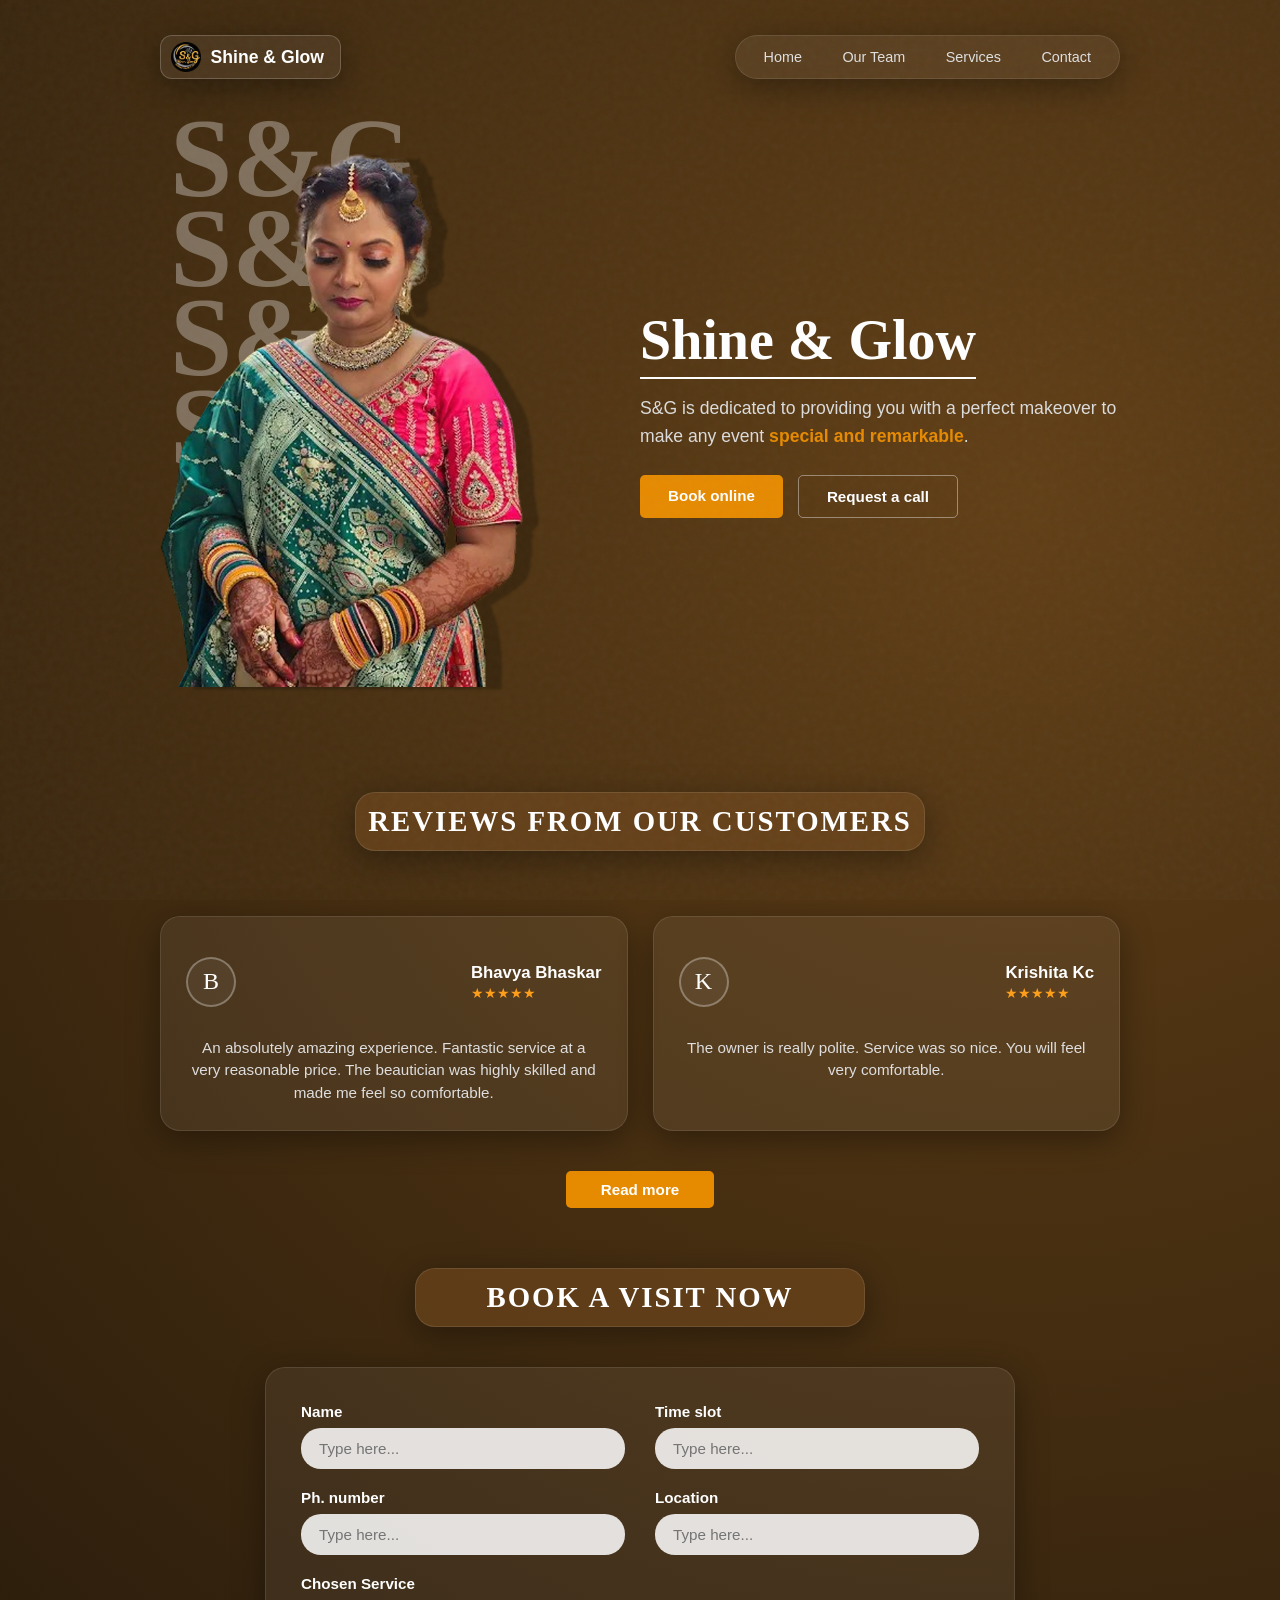
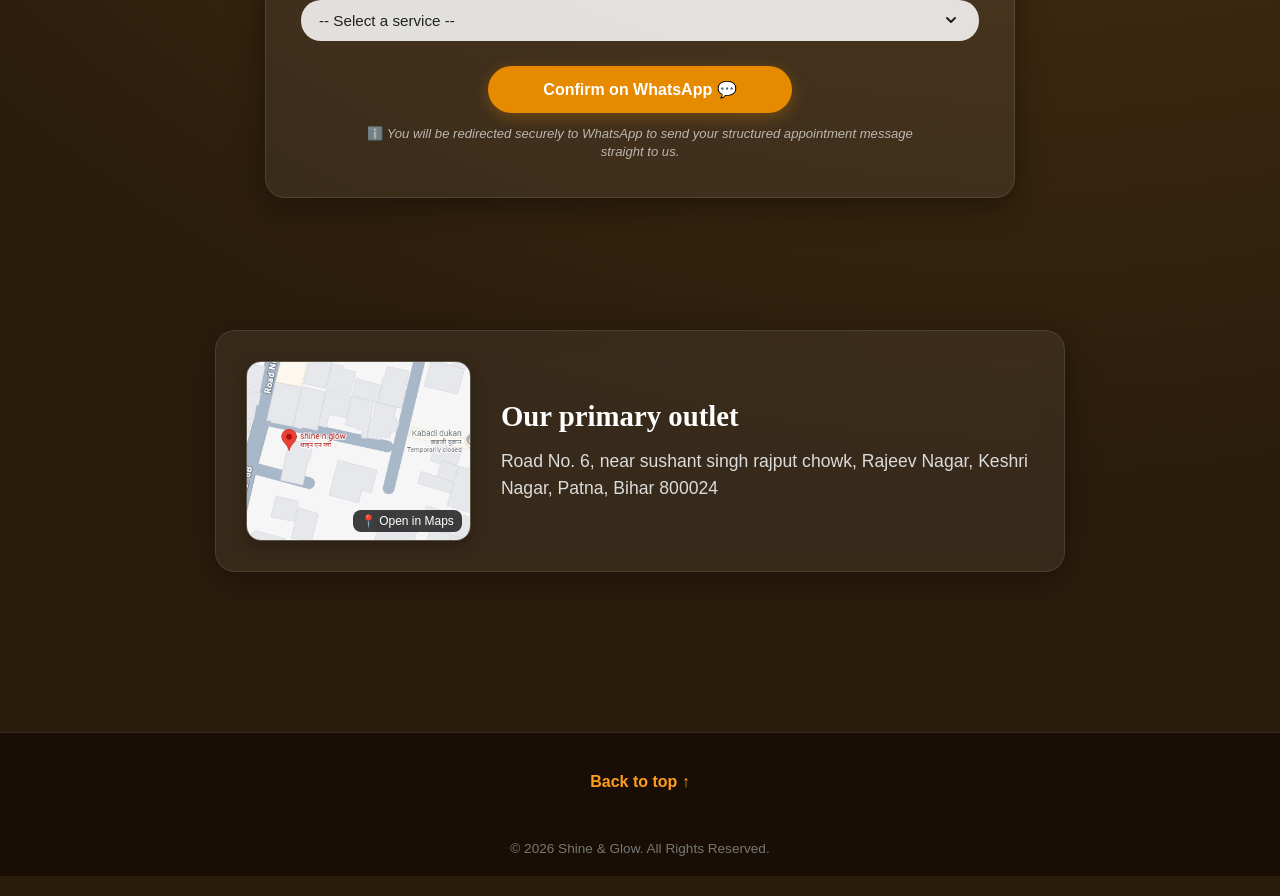
<file: index.html>
<!DOCTYPE html>
<html lang="en">
<head>
    <meta charset="utf-8"/>
    <meta content="width=device-width, initial-scale=1.0" name="viewport"/>
    
    <!-- Primary SEO Metadata -->
    <title>Shine &amp; Glow | Best Bridal Makeup &amp; Beauty Salon in Patna</title>
    <meta name="description" content="Shine &amp; Glow is a top beauty salon in Patna offering expert bridal makeup, skincare, hair care, manicures, and pedicures. Book your visit online today!"/>
    <meta name="keywords" content="beauty salon patna, bridal makeup patna, hair care patna, skin care rajeev nagar, manicure pedicure patna, shine and glow"/>
    <meta name="robots" content="index, follow"/>
    <link rel="canonical" href="https://shineandglowpatna.com/"/>
    <link rel="icon" href="logo.png" type="image/png"/>

    <!-- Open Graph / Facebook / WhatsApp -->
    <meta property="og:type" content="business.business"/>
    <meta property="og:title" content="Shine &amp; Glow | Best Bridal Makeup &amp; Beauty Salon in Patna"/>
    <meta property="og:description" content="Dedicated to giving you the perfect makeover for every special occasion. Professional makeup, skincare, and hair styling in Rajeev Nagar, Patna."/>
    <meta property="og:image" content="https://shineandglowpatna.com/logo.png"/>
    <meta property="og:url" content="https://shineandglowpatna.com/"/>
    <meta property="og:site_name" content="Shine &amp; Glow Patna"/>

    <!-- Twitter Card Data -->
    <meta name="twitter:card" content="summary_large_image"/>
    <meta name="twitter:title" content="Shine &amp; Glow | Best Bridal Makeup &amp; Beauty Salon in Patna"/>
    <meta name="twitter:description" content="Transform your look with expert makeup and beauty services in Patna."/>
    <meta name="twitter:image" content="https://shineandglowpatna.com/logo.png"/>

    <style>
        /* Base Reset & Variables */
        * {
            margin: 0;
            padding: 0;
            box-sizing: border-box;
            font-family: 'Segoe UI', Tahoma, Geneva, Verdana, sans-serif;
        }

        html {
            scroll-behavior: smooth;
        }

        body {
            background-color: #2b1d0c;
            background-image: radial-gradient(circle at 80% 20%, #613f16 0%, #2b1d0c 70%);
            color: #ffffff;
            position: relative;
            min-height: 100vh;
            padding-bottom: 20px;
            overflow-x: hidden;
        }

        /* Pure CSS Noise Overlay */
        body::before {
            content: "";
            position: fixed;
            top: 0; left: 0; width: 100%; height: 100%;
            opacity: 0.04;
            pointer-events: none;
            z-index: 9999;
            background-image: url("data:image/svg+xml,%3Csvg viewBox='0 0 200 200' xmlns='http://www.w3.org/2000/svg'%3E%3Cfilter id='noiseFilter'%3E%3CfeTurbulence type='fractalNoise' baseFrequency='0.65' numOctaves='3' stitchTiles='stitch'/%3E%3C/filter%3E%3Crect width='100%25' height='100%25' filter='url(%23noiseFilter)'/%3E%3C/svg%3E");
        }

        /* Animations */
        @keyframes fadeInUp {
            from {
                opacity: 0;
                transform: translateY(40px);
            }
            to {
                opacity: 1;
                transform: translateY(0);
            }
        }

        @keyframes fadeIn {
            from { opacity: 0; }
            to { opacity: 1; }
        }

        @keyframes float {
            0% { transform: translateY(0px); }
            50% { transform: translateY(-12px); }
            100% { transform: translateY(0px); }
        }

        /* Reusable Glassmorphism Class */
        .glass-panel {
            background: rgba(255, 255, 255, 0.06);
            backdrop-filter: blur(12px);
            -webkit-backdrop-filter: blur(12px);
            border: 1px solid rgba(255, 255, 255, 0.1);
            border-radius: 20px;
            box-shadow: 0 8px 32px 0 rgba(0, 0, 0, 0.37);
        }

        /* Layout Container */
        .container {
            max-width: 1000px;
            margin: 0 auto;
            padding: 20px;
        }

        /* Header / Navbar */
        header {
            display: flex;
            justify-content: space-between;
            align-items: center;
            padding: 15px 0;
            animation: fadeIn 1s ease-out;
        }

        .logo-box {
            display: flex;
            align-items: center;
            gap: 10px;
            padding: 6px 16px 6px 10px;
            font-weight: bold;
            font-size: 1.1rem;
            border: 1px solid rgba(255,255,255,0.2);
            border-radius: 12px;
        }

        .logo-img {
            height: 30px;
            width: auto;
            object-fit: contain;
            display: block;
        }

        nav.glass-panel {
            padding: 5px 10px;
            border-radius: 30px;
        }

        nav a {
            color: #e0e0e0;
            text-decoration: none;
            padding: 8px 18px;
            display: inline-block;
            font-size: 0.9rem;
            transition: 0.3s;
        }

        nav a.active, nav a:hover {
            background: rgba(255, 255, 255, 0.15);
            border-radius: 20px;
            color: #fff;
        }

        /* Hero Section */
        .hero {
            display: flex;
            align-items: center;
            justify-content: space-between;
            margin: 40px 0 60px 0;
            gap: 40px;
        }

        .hero-image-container {
            position: relative;
            width: 45%;
            animation: fadeInUp 1s ease-out;
        }

        .hero-bg-text {
            position: absolute;
            top: -20px;
            left: 10px;
            font-size: 7rem;
            font-weight: 900;
            line-height: 0.8;
            color: rgba(255, 255, 255, 0.322);
            z-index: 1;
            font-family: serif;
        }

        .hero-img {
            width: 100%;
            height: auto;
            border-radius: 20px;
            position: relative;
            z-index: 2;
            display: block;
            animation: float 6s ease-in-out infinite;
        }

        .hero-content {
            width: 50%;
            opacity: 0;
            animation: fadeInUp 0.8s ease-out 0.3s forwards;
        }

        .hero-content h1 {
            font-size: 3.5rem;
            font-family: serif;
            margin-bottom: 15px;
            border-bottom: 2px solid #fff;
            display: inline-block;
            padding-bottom: 5px;
        }

        .hero-content p {
            color: #dcdcdc;
            font-size: 1.1rem;
            line-height: 1.6;
            margin-bottom: 25px;
        }

        .highlight {
            color: #e68a00;
            font-weight: 600;
        }

        .cta-buttons {
            display: flex;
            gap: 15px;
        }

        .btn {
            padding: 12px 28px;
            border-radius: 5px;
            text-decoration: none;
            font-weight: bold;
            font-size: 0.95rem;
            transition: transform 0.2s, background 0.3s;
            cursor: pointer;
        }
        
        .btn:active {
            transform: scale(0.95);
        }

        .btn-primary {
            background: #e68a00;
            color: #fff;
            border: none;
        }

        .btn-primary:hover {
            background: #ff9e1b;
        }

        .btn-secondary {
            background: transparent;
            color: #fff;
            border: 1px solid rgba(255,255,255,0.4);
        }

        .btn-secondary:hover {
            background: rgba(255,255,255,0.1);
        }

        /* Section Dividers / Headers */
        .section-title-bar {
            background: rgba(115, 74, 30, 0.6);
            border: 1px solid rgba(255,255,255,0.1);
            text-align: center;
            padding: 12px;
            font-family: serif;
            font-size: 1.8rem;
            letter-spacing: 2px;
            margin: 40px auto;
            text-transform: uppercase;
            max-width: 90%;
        }

        /* Reviews Grid */
        .reviews-container {
            display: flex;
            flex-direction: column;
            align-items: center;
            gap: 25px;
            opacity: 0;
            animation: fadeInUp 0.8s ease-out 0.6s forwards;
        }

        .reviews-grid {
            display: grid;
            grid-template-columns: 1fr 1fr;
            gap: 25px;
            width: 100%;
        }

        .review-card {
            padding: 25px;
            transition: transform 0.3s;
        }
        
        .review-card:hover {
            transform: translateY(-5px);
        }

        .review-header {
            display: flex;
            align-items: center;
            gap: 15px;
            margin-bottom: 15px;
        }

        .avatar-stub {
            width: 50px;
            height: 50px;
            border-radius: 50%;
            border: 2px solid rgba(255,255,255,0.3);
            display: flex;
            align-items: center;
            justify-content: center;
            font-size: 1.5rem;
            font-family: serif;
            background: rgba(255,255,255,0.05);
        }

        .reviewer-info h3 {
            font-size: 1.05rem;
            margin-bottom: 2px;
        }

        .stars {
            color: #ff9e1b;
            font-size: 0.9rem;
        }

        .review-text {
            color: #dedede;
            font-size: 0.95rem;
            line-height: 1.5;
            text-align: center;
        }

        /* Booking Form Section */
        .booking-section {
            margin-top: 60px;
            opacity: 0;
            animation: fadeInUp 0.8s ease-out 0.9s forwards;
        }

        .form-card {
            max-width: 750px;
            margin: 0 auto;
            padding: 35px;
        }

        .form-grid {
            display: grid;
            grid-template-columns: 1fr 1fr;
            gap: 20px 30px;
            margin-bottom: 25px;
        }

        .form-group {
            display: flex;
            flex-direction: column;
            gap: 8px;
        }

        .form-group label {
            font-weight: 600;
            font-size: 0.95rem;
        }

        .form-group input, .form-group select {
            background: rgba(255, 255, 255, 0.85);
            border: none;
            border-radius: 20px;
            padding: 12px 18px;
            color: #222;
            outline: none;
            font-size: 0.95rem;
            font-weight: 500;
            transition: box-shadow 0.3s;
            width: 100%;
            -webkit-appearance: none;
            appearance: none;
        }

        /* Dropdown Arrow Selector Icon Styling */
        .form-group select {
            background-image: url("data:image/svg+xml,%3Csvg xmlns='http://www.w3.org/2000/svg' width='16' height='16' viewBox='0 0 24 24' fill='none' stroke='%23222222' stroke-width='3' stroke-linecap='round' stroke-linejoin='round'%3E%3Cpolyline points='6 9 12 15 18 9'/%3E%3C/svg%3E");
            background-repeat: no-repeat;
            background-position: calc(100% - 20px) center;
            padding-right: 45px;
            cursor: pointer;
        }
        
        .form-group input:focus, .form-group select:focus {
            box-shadow: 0 0 0 4px rgba(230, 138, 0, 0.6);
            background: #ffffff;
        }

        .form-submit-container {
            display: flex;
            flex-direction: column;
            align-items: center;
            gap: 12px;
        }

        .btn-submit {
            background: #e68a00;
            color: white;
            border: none;
            padding: 14px 55px;
            border-radius: 30px;
            font-weight: bold;
            font-size: 1rem;
            cursor: pointer;
            box-shadow: 0 4px 15px rgba(230, 138, 0, 0.3);
            transition: transform 0.2s, background 0.3s, box-shadow 0.3s;
        }

        .btn-submit:hover {
            background: #ff9e1b;
            transform: translateY(-2px);
            box-shadow: 0 6px 20px rgba(230, 138, 0, 0.5);
        }
        
        .btn-submit:active {
            transform: scale(0.95);
        }

        /* Translucent Alert Notice */
        .whatsapp-notice {
            font-size: 0.82rem;
            color: rgba(255, 255, 255, 0.65);
            text-align: center;
            line-height: 1.4;
            max-width: 85%;
        }

        /* Outlet / Location Section */
        .outlet-card {
            display: flex;
            align-items: center;
            gap: 30px;
            padding: 30px;
            margin: 60px auto;
            max-width: 850px;
            opacity: 0;
            animation: fadeInUp 0.8s ease-out 1.2s forwards;
        }

        /* Clickable Map Image Container */
        .outlet-map-link {
            width: 40%;
            height: 180px;
            border-radius: 15px;
            overflow: hidden;
            display: block;
            position: relative;
            border: 1px solid rgba(255, 255, 255, 0.2);
            box-shadow: 0 4px 15px rgba(0,0,0,0.3);
            transition: transform 0.3s ease, border-color 0.3s ease;
        }

        .outlet-map-link:hover {
            transform: scale(1.02);
            border-color: #ff9e1b;
        }

        .outlet-map-img {
            width: 100%;
            height: 100%;
            object-fit: cover;
            display: block;
        }

        .map-overlay-badge {
            position: absolute;
            bottom: 8px;
            right: 8px;
            background: rgba(0, 0, 0, 0.75);
            color: #fff;
            font-size: 0.75rem;
            padding: 4px 8px;
            border-radius: 8px;
            backdrop-filter: blur(4px);
            display: flex;
            align-items: center;
            gap: 4px;
        }

        .outlet-info h2 {
            font-size: 1.8rem;
            margin-bottom: 15px;
            font-family: serif;
        }

        .outlet-info p {
            color: #dcdcdc;
            font-size: 1.1rem;
            line-height: 1.5;
        }

        /* Footer Styles */
        footer {
            margin-top: 80px;
            border-top: 1px solid rgba(255, 255, 255, 0.1);
            background: rgba(20, 12, 5, 0.8);
            backdrop-filter: blur(10px);
            padding: 40px 20px 20px 20px;
            text-align: center;
            animation: fadeIn 1s ease-out 1.5s both;
        }

        .back-to-top {
            color: #ff9e1b;
            text-decoration: none;
            display: inline-flex;
            align-items: center;
            gap: 5px;
            font-weight: 600;
            margin-bottom: 30px;
            transition: 0.3s;
        }

        .back-to-top:hover {
            color: #fff;
            transform: translateY(-3px);
        }

        .copyright {
            font-size: 0.85rem;
            color: #777;
            padding-top: 20px;
        }

        /* Responsive adjustments */
        @media (max-width: 768px) {
            .hero, .reviews-grid, .form-grid, .outlet-card {
                grid-template-columns: 1fr;
                flex-direction: column;
            }
            .hero-content, .hero-image-container, .outlet-map-link {
                width: 100%;
            }
            .hero-content h1 {
                font-size: 2.5rem;
            }
            .form-grid .form-group:last-child {
                grid-column: span 1 !important;
            }
        }
    </style>
</head>
<body>
    <main class="container" id="top">
        <!-- Header / Navigation -->
        <header>
            <div class="logo-box glass-panel">
                <img alt="Shine and Glow Salon Logo" class="logo-img" src="logo.png" width="30" height="30"/>
                <span>Shine &amp; Glow</span>
            </div>
            <nav class="glass-panel" aria-label="Main Navigation">
                <a href="#">Home</a>
                <a href="team.html">Our Team</a>
                <a href="services.html">Services</a>
                <a href="contact.html">Contact</a>
            </nav>
        </header>

        <!-- Hero Section -->
        <section class="hero">
            <div class="hero-image-container">
                <div class="hero-bg-text" aria-hidden="true">S&amp;G<br/>S&amp;G<br/>S&amp;G<br/>S&amp;G</div>
                <img alt="Shine and Glow Bridal Makeover and Beauty Salon Services in Patna" class="hero-img" src="unnamed-removebg-preview 3.png" loading="eager"/>
            </div>
            <div class="hero-content">
                <h1>Shine &amp; Glow</h1>
                <p>S&amp;G is dedicated to providing you with a perfect makeover to make any event <span class="highlight">special and remarkable</span>.</p>
                <div class="cta-buttons">
                    <a class="btn btn-primary" href="#booking" style="display:inline-block;">Book online</a>
                    <a href="/contact">
                        <button class="btn btn-secondary" type="button">Request a call</button>
                    </a>
                </div>
            </div>
        </section>

        <!-- Reviews Section -->
        <section class="reviews-container">
            <h2 class="section-title-bar glass-panel">Reviews From Our Customers</h2>
            <div class="reviews-grid">
                <!-- Review 1 -->
                <article class="review-card glass-panel">
                    <header class="review-header">
                        <div class="avatar-stub" aria-hidden="true">B</div>
                        <div class="reviewer-info">
                            <h3>Bhavya Bhaskar</h3>
                            <div class="stars" aria-label="5 out of 5 stars">★★★★★</div>
                        </div>
                    </header>
                    <p class="review-text">An absolutely amazing experience. Fantastic service at a very reasonable price. The beautician was highly skilled and made me feel so comfortable.</p>
                </article>
                <!-- Review 2 -->
                <article class="review-card glass-panel">
                    <header class="review-header">
                        <div class="avatar-stub" aria-hidden="true">K</div>
                        <div class="reviewer-info">
                            <h3>Krishita Kc</h3>
                            <div class="stars" aria-label="5 out of 5 stars">★★★★★</div>
                        </div>
                    </header>
                    <p class="review-text">The owner is really polite. Service was so nice. You will feel very comfortable.</p>
                </article>
            </div>
            <a href="https://www.google.com/search?q=shine+n+glow+Reviews" target="_blank" rel="noopener noreferrer">
                <button class="btn btn-primary" type="button" style="margin-top: 15px; padding: 10px 35px;">Read more</button>
            </a>
        </section>

        <!-- Booking Form Section -->
        <section class="booking-section" id="booking">
            <h2 class="section-title-bar glass-panel" style="max-width: 450px;">Book a visit now</h2>
            <div class="form-card glass-panel">
                <form onsubmit="sendBookingToWhatsApp(event);">
                    <div class="form-grid">
                        <div class="form-group">
                            <label for="name">Name</label>
                            <input id="name" placeholder="Type here..." required="" type="text"/>
                        </div>
                        <div class="form-group">
                            <label for="time">Time slot</label>
                            <input id="time" placeholder="Type here..." required="" type="text"/>
                        </div>
                        <div class="form-group">
                            <label for="phone">Ph. number</label>
                            <input id="phone" placeholder="Type here..." required="" type="tel"/>
                        </div>
                        <div class="form-group">
                            <label for="location">Location</label>
                            <input id="location" placeholder="Type here..." type="text"/>
                        </div>
                        <div class="form-group" style="grid-column: span 2;">
                            <label for="service">Chosen Service</label>
                            <select id="service" required="">
                                <option value="">-- Select a service --</option>
                                <option value="skincare">Skin care</option>
                                <option value="haircare">Hair care</option>
                                <option value="mani-pedi">Manicure and pedicure</option>
                                <option value="makeup">Makeup</option>
                            </select>
                        </div>
                    </div>
                    <div class="form-submit-container">
                        <button class="btn-submit" type="submit">Confirm on WhatsApp 💬</button>
                        <div class="whatsapp-notice">
                            ℹ️ <em>You will be redirected securely to WhatsApp to send your structured appointment message straight to us.</em>
                        </div>
                    </div>
                </form>
            </div>
        </section>

        <br/><br/><br/><br/>

        <!-- Primary Outlet Section -->
        <section>
            <div class="outlet-card glass-panel">
                <!-- Interactive Map Link Preview -->
                <a href="https://www.google.com/maps/place/shine+n+glow/@25.6233604,85.0951751,17z/data=!3m1!4b1!4m6!3m5!1s0x39ed57d2583af3d9:0xa10482cfa4dbde86!8m2!3d25.6233604!4d85.0951751!16s%2Fg%2F11nytwhyqq" target="_blank" rel="noopener noreferrer" class="outlet-map-link" title="Open Shine & Glow on Google Maps">
                    <img src="Screenshot 2026-07-29 222229.png" alt="Shine &amp; Glow Beauty Salon Google Maps Location Rajeev Nagar Patna" class="outlet-map-img"/>
                    <div class="map-overlay-badge">
                        <span>📍 Open in Maps</span>
                    </div>
                </a>
                <div class="outlet-info">
                    <h2>Our primary outlet</h2>
                    <p> Road No. 6, near sushant singh rajput chowk, Rajeev Nagar, Keshri Nagar, Patna, Bihar 800024</p>
                </div>
            </div>
        </section>
    </main>

    <!-- Footer Component -->
    <footer>
        <a class="back-to-top" href="#top">Back to top ↑</a>
        <div class="copyright">
            © 2026 Shine &amp; Glow. All Rights Reserved.
        </div>
    </footer>

    <!-- Structured Data (JSON-LD) with Exact Geo & Map Link -->
    <script type="application/ld+json">
    {
      "@context": "https://schema.org",
      "@type": "BeautySalon",
      "name": "Shine & Glow",
      "image": "https://shineandglowpatna.com/logo.png",
      "telephone": "+919386870037",
      "url": "https://shineandglowpatna.com",
      "hasMap": "https://www.google.com/maps/place/shine+n+glow/@25.6233604,85.0951751,17z/data=!3m1!4b1!4m6!3m5!1s0x39ed57d2583af3d9:0xa10482cfa4dbde86!8m2!3d25.6233604!4d85.0951751!16s%2Fg%2F11nytwhyqq",
      "address": {
        "@type": "PostalAddress",
        "streetAddress": "Road no. 6, Rajeev Nagar",
        "addressLocality": "Patna",
        "addressRegion": "Bihar",
        "postalCode": "800024",
        "addressCountry": "IN"
      },
      "geo": {
        "@type": "GeoCoordinates",
        "latitude": "25.6233604",
        "longitude": "85.0951751"
      },
      "openingHoursSpecification": {
        "@type": "OpeningHoursSpecification",
        "dayOfWeek": [
          "Monday",
          "Tuesday",
          "Wednesday",
          "Thursday",
          "Friday",
          "Saturday",
          "Sunday"
        ],
        "opens": "10:00",
        "closes": "20:00"
      },
      "priceRange": "₹₹",
      "aggregateRating": {
        "@type": "AggregateRating",
        "ratingValue": "5.0",
        "reviewCount": "2"
      },
      "review": [
        {
          "@type": "Review",
          "author": { "@type": "Person", "name": "Bhavya Bhaskar" },
          "reviewRating": { "@type": "Rating", "ratingValue": "5" },
          "reviewBody": "An absolutely amazing experience. Fantastic service at a very reasonable price."
        },
        {
          "@type": "Review",
          "author": { "@type": "Person", "name": "Krishita Kc" },
          "reviewRating": { "@type": "Rating", "ratingValue": "5" },
          "reviewBody": "The owner is really polite. Service was so nice. You will feel very comfortable."
        }
      ]
    }
    </script>

    <!-- Booking Mechanics Script -->
    <script>
        window.addEventListener('DOMContentLoaded', () => {
            const urlParams = new URLSearchParams(window.location.search);
            const serviceParam = urlParams.get('service');
            if (serviceParam) {
                const dropdown = document.getElementById('service');
                if (dropdown) {
                    dropdown.value = serviceParam;
                }
            }
        });

        function sendBookingToWhatsApp(event) {
            event.preventDefault();

            const name = document.getElementById('name').value.trim();
            const time = document.getElementById('time').value.trim();
            const phone = document.getElementById('phone').value.trim();
            const location = document.getElementById('location').value.trim() || 'Not provided';
            const serviceSelect = document.getElementById('service');
            const serviceName = serviceSelect.options[serviceSelect.selectedIndex].text;

            const salonWhatsAppNumber = "919386870037"; 

            const textMessage = 
`✨ *NEW SALON BOOKING REQUEST* ✨

👤 *Customer Name:* ${name}
🕒 *Preferred Time:* ${time}
📞 *Contact Number:* ${phone}
📍 *Client Location:* ${location}
💇‍♀️ *Selected Service:* ${serviceName}

_Sent instantly via Shine & Glow digital web app._`;

            const whatsappAPIUrl = `https://wa.me/${salonWhatsAppNumber}?text=${encodeURIComponent(textMessage)}`;
            window.open(whatsappAPIUrl, '_blank');
        }
    </script>
</body>
</html>
</file>
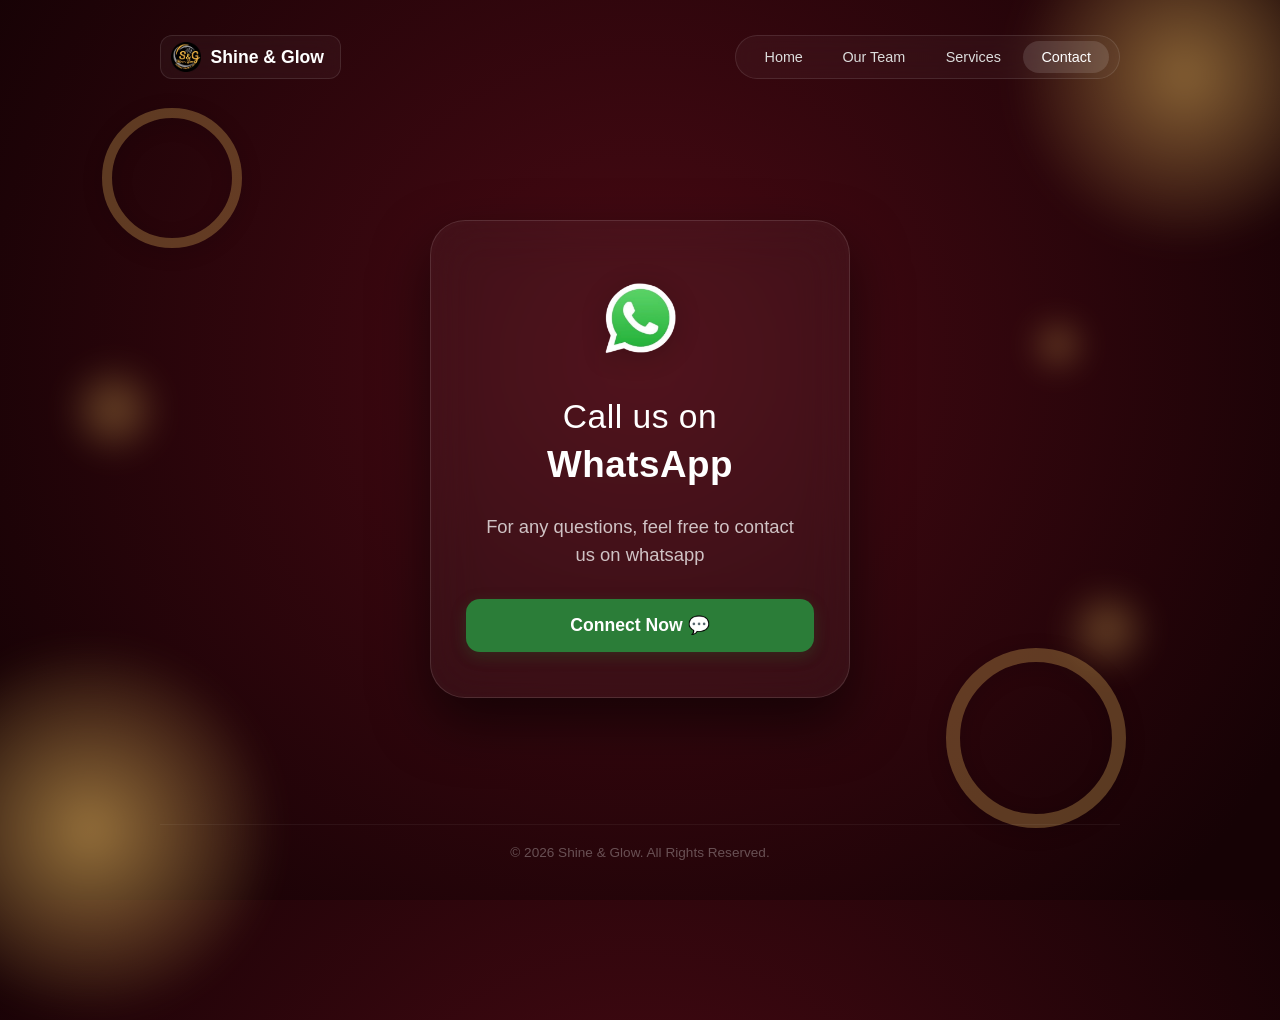
<file: contact.html>
<!DOCTYPE html>
<html lang="en">
    <link rel="icon" href="logo.png">
<head>
    <meta charset="UTF-8">
    <meta name="viewport" content="width=device-width, initial-scale=1.0">
    <title>Shine & Glow - Contact</title>
    <style>
        /* Base Reset & Layout */
        * {
            margin: 0;
            padding: 0;
            box-sizing: border-box;
            font-family: 'Segoe UI', Tahoma, Geneva, Verdana, sans-serif;
        }

        body {
            /* Rich, deep burgundy/red-black gradient matched to image_781f5f.png */
            background-color: #160205;
            background-image: radial-gradient(circle at 50% 40%, #4a0a14 0%, #160205 90%);
            color: #ffffff;
            min-height: 100vh;
            display: flex;
            flex-direction: column;
            position: relative;
            overflow-x: hidden;
        }

        /* Replicating the background bokeh/art circles dynamically */
        .bg-glow-circle {
            position: absolute;
            background: radial-gradient(circle, #cca052 0%, rgba(204,160,82,0) 70%);
            border-radius: 50%;
            pointer-events: none;
            z-index: 1;
            opacity: 0.45;
            filter: blur(15px);
        }
        .bg-ring {
            position: absolute;
            border: 12px solid #cca052;
            border-radius: 50%;
            pointer-events: none;
            z-index: 1;
            opacity: 0.35;
            filter: drop-shadow(0 4px 10px rgba(0,0,0,0.5));
        }

        /* Positioning elements exactly to recreate image_781f5f.png layout */
        .circle-top-right { top: -100px; right: -80px; width: 350px; height: 350px; opacity: 0.6; }
        .circle-mid-right { top: 35%; right: 15%; width: 60px; height: 60px; }
        .circle-low-right { bottom: 25%; right: 10%; width: 90px; height: 90px; }
        .circle-bottom-left { bottom: -120px; left: -100px; width: 380px; height: 380px; opacity: 0.7; }
        .circle-mid-left { top: 40%; left: 5%; width: 100px; height: 100px; }
        
        .ring-top-left { top: 12%; left: 8%; width: 140px; height: 140px; border-width: 10px; }
        .ring-bottom-right { bottom: 8%; right: 12%; width: 180px; height: 180px; border-width: 14px; }

        /* Container Structure */
        .container {
            max-width: 1000px;
            width: 100%;
            margin: 0 auto;
            padding: 20px;
            position: relative;
            z-index: 10;
            display: flex;
            flex-direction: column;
            flex: 1;
        }

        /* Header / Navbar */
        header {
            display: flex;
            justify-content: space-between;
            align-items: center;
            padding: 15px 0;
            width: 100%;
        }

        .logo-box {
            display: flex;
            align-items: center;
            gap: 10px;
            padding: 6px 16px 6px 10px;
            font-weight: bold;
            font-size: 1.1rem;
            background: rgba(255, 255, 255, 0.04);
            backdrop-filter: blur(12px);
            -webkit-backdrop-filter: blur(12px);
            border: 1px solid rgba(255, 255, 255, 0.1);
            border-radius: 12px;
        }

        .logo-img {
            height: 30px;
            width: auto;
            display: block;
        }

        nav {
            background: rgba(255, 255, 255, 0.04);
            backdrop-filter: blur(12px);
            -webkit-backdrop-filter: blur(12px);
            border: 1px solid rgba(255, 255, 255, 0.1);
            padding: 5px 10px;
            border-radius: 30px;
        }

        nav a {
            color: #dcdcdc;
            text-decoration: none;
            padding: 8px 18px;
            display: inline-block;
            font-size: 0.9rem;
            transition: 0.3s;
        }

        nav a.active, nav a:hover {
            background: rgba(255, 255, 255, 0.12);
            border-radius: 20px;
            color: #fff;
        }

        /* Main Center Card Display Content Section */
        .content-wrapper {
            display: flex;
            align-items: center;
            justify-content: center;
            flex: 1;
            padding: 40px 0;
        }

        /* High-Fidelity Glassmorphism Panel Wrapper */
        .whatsapp-card {
            background: rgba(255, 255, 255, 0.04);
            backdrop-filter: blur(25px);
            -webkit-backdrop-filter: blur(25px);
            border: 1px solid rgba(255, 255, 255, 0.12);
            border-radius: 35px;
            width: 100%;
            max-width: 420px;
            padding: 45px 35px;
            box-shadow: 0 25px 55px rgba(0, 0, 0, 0.55), inset 0 0 20px rgba(255, 255, 255, 0.02);
            text-align: center;
            display: flex;
            flex-direction: column;
            align-items: center;
            gap: 25px;
        }

        /* WhatsApp Logo Image styling */
        .whatsapp-logo-img {
            width: 105px;
            height: 105px;
            object-fit: contain;
            filter: drop-shadow(0 4px 12px rgba(0,0,0,0.2));
        }

        /* Card Typography Layout Sets */
        .card-heading {
            font-size: 2.1rem;
            font-weight: 400;
            color: #ffffff;
            line-height: 1.25;
            letter-spacing: 0.5px;
        }

        .card-heading strong {
            font-weight: 700;
            display: block;
            font-size: 2.3rem;
            margin-top: 4px;
        }

        .card-description {
            font-size: 1.15rem;
            color: rgba(255, 255, 255, 0.75);
            line-height: 1.5;
            font-weight: 400;
            max-width: 90%;
            margin-bottom: 5px;
        }

        /* Integrated Custom Action Direct Hyperlink Route Entry point */
        .whatsapp-cta-link {
            width: 100%;
            text-decoration: none;
            display: block;
        }

        .whatsapp-btn {
            background-color: #2b7d38;
            color: #ffffff;
            border: none;
            width: 100%;
            padding: 16px 20px;
            font-size: 1.1rem;
            font-weight: 600;
            border-radius: 14px;
            cursor: pointer;
            box-shadow: 0 4px 15px rgba(43, 125, 56, 0.25);
            transition: all 0.3s ease;
            display: flex;
            align-items: center;
            justify-content: center;
            gap: 10px;
        }

        .whatsapp-btn:hover {
            background-color: #349643;
            transform: translateY(-2px);
            box-shadow: 0 6px 20px rgba(52, 150, 67, 0.4);
        }

        .whatsapp-btn:active {
            transform: scale(0.97);
        }

        /* Footer Copyright Block */
        footer {
            text-align: center;
            padding: 20px 0;
            font-size: 0.85rem;
            color: rgba(255, 255, 255, 0.3);
            border-top: 1px solid rgba(255, 255, 255, 0.05);
        }

        /* Precise Responsiveness adjustments */
        @media (max-width: 480px) {
            .whatsapp-card {
                padding: 35px 25px;
                margin: 0 10px;
            }
            .card-heading { font-size: 1.8rem; }
            .card-heading strong { font-size: 2.0rem; }
            .card-description { font-size: 1.05rem; }
        }
    </style>
</head>
<body>

    <div class="bg-glow-circle circle-top-right"></div>
    <div class="bg-glow-circle circle-mid-right"></div>
    <div class="bg-glow-circle circle-low-right"></div>
    <div class="bg-glow-circle circle-bottom-left"></div>
    <div class="bg-glow-circle circle-mid-left"></div>
    <div class="bg-ring ring-top-left"></div>
    <div class="bg-ring ring-bottom-right"></div>

    <div class="container">
        <header>
            <div class="logo-box">
                <img class="logo-img" src="logo.png" alt="S&G Logo">
                <span>Shine & Glow</span>
            </div>
            <nav>
                <a href="index.html">Home</a>
                <a href="team.html">Our Team</a>
                <a href="services.html">Services</a>
                <a href="#" class="active">Contact</a>
            </nav>
        </header>

        <main class="content-wrapper">
            <div class="whatsapp-card">
                
                <img class="whatsapp-logo-img" src="whatsapp.png" alt="WhatsApp Logo">

                <h2 class="card-heading">
                    Call us on
                    <strong>WhatsApp</strong>
                </h2>

                <p class="card-description">
                    For any questions, feel free to contact us on whatsapp
                </p>

                <a class="whatsapp-cta-link" href="https://wa.me/919386870037" target="_blank">
                    <button class="whatsapp-btn">
                        Connect Now 💬
                    </button>
                </a>

            </div>
        </main>

        <footer>
            <div class="copyright">
                &copy; 2026 Shine & Glow. All Rights Reserved.
            </div>
        </footer>
    </div>

</body>
</html>
</file>
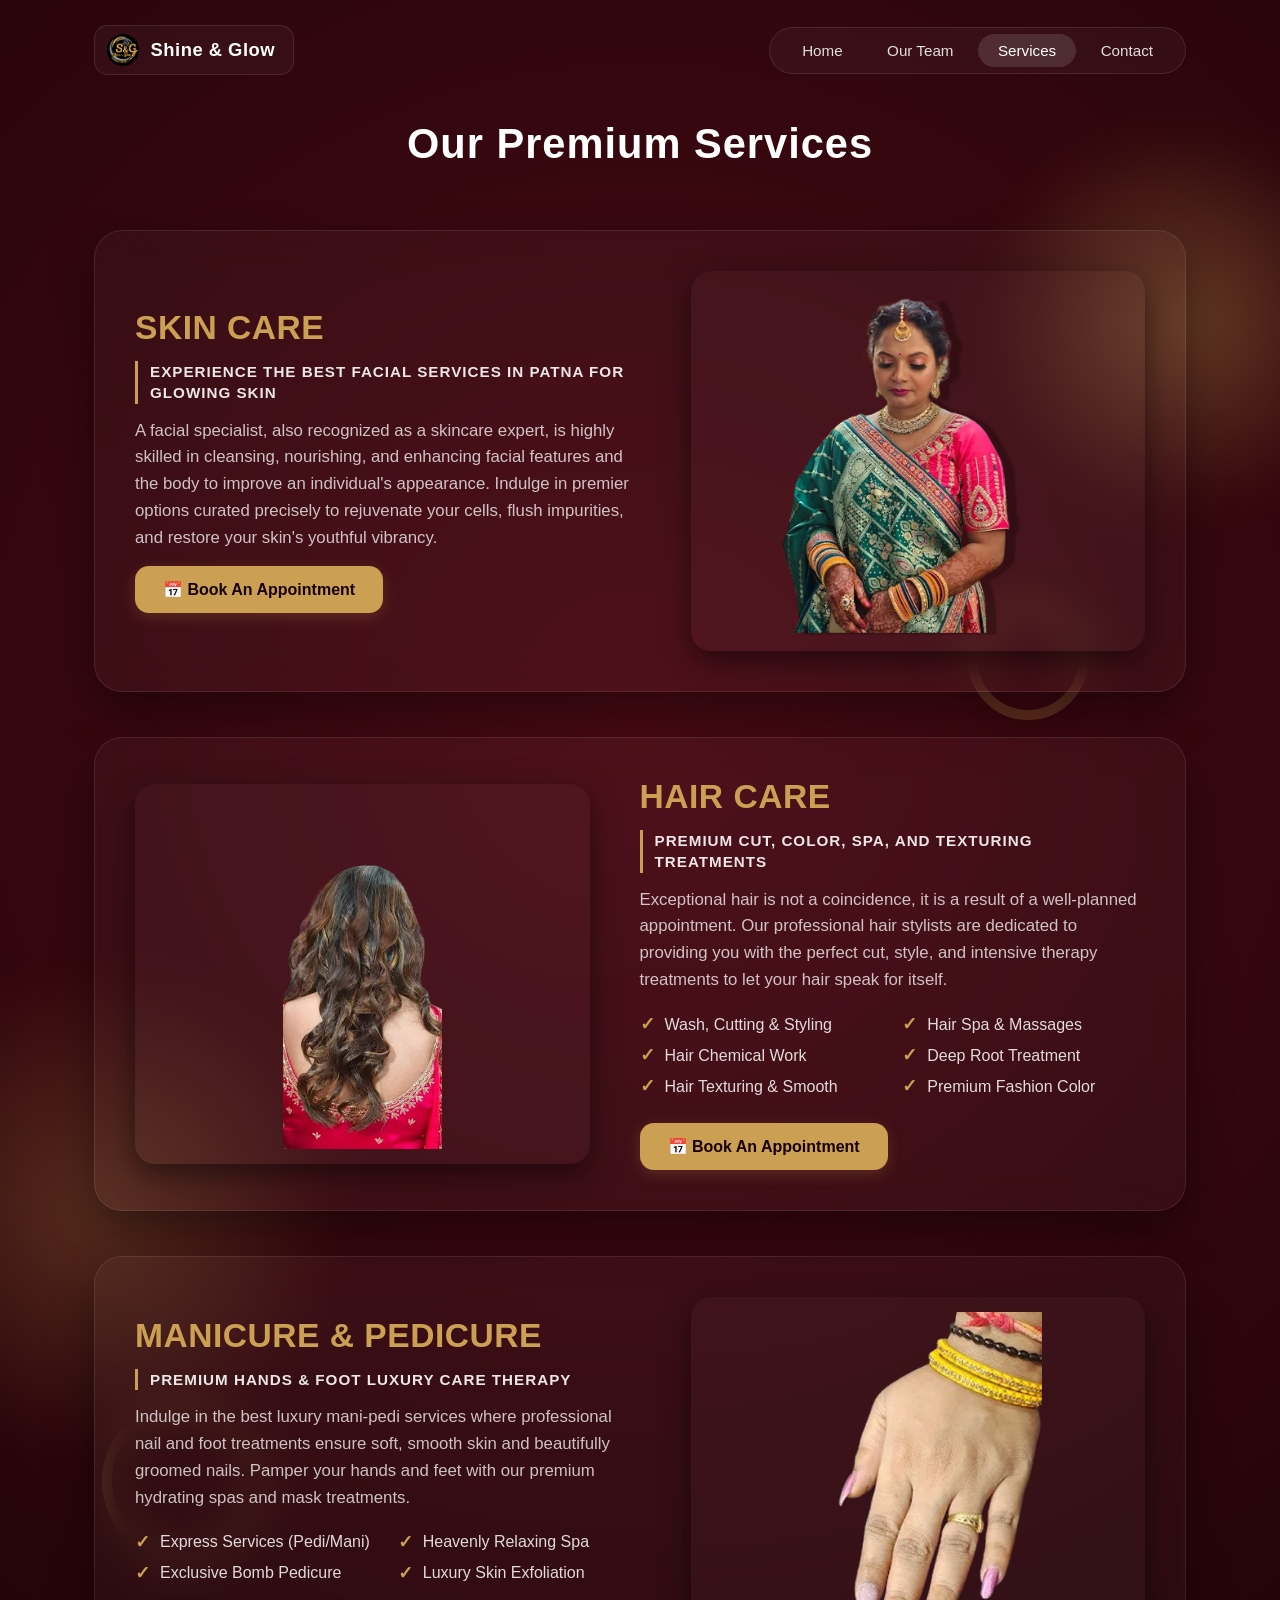
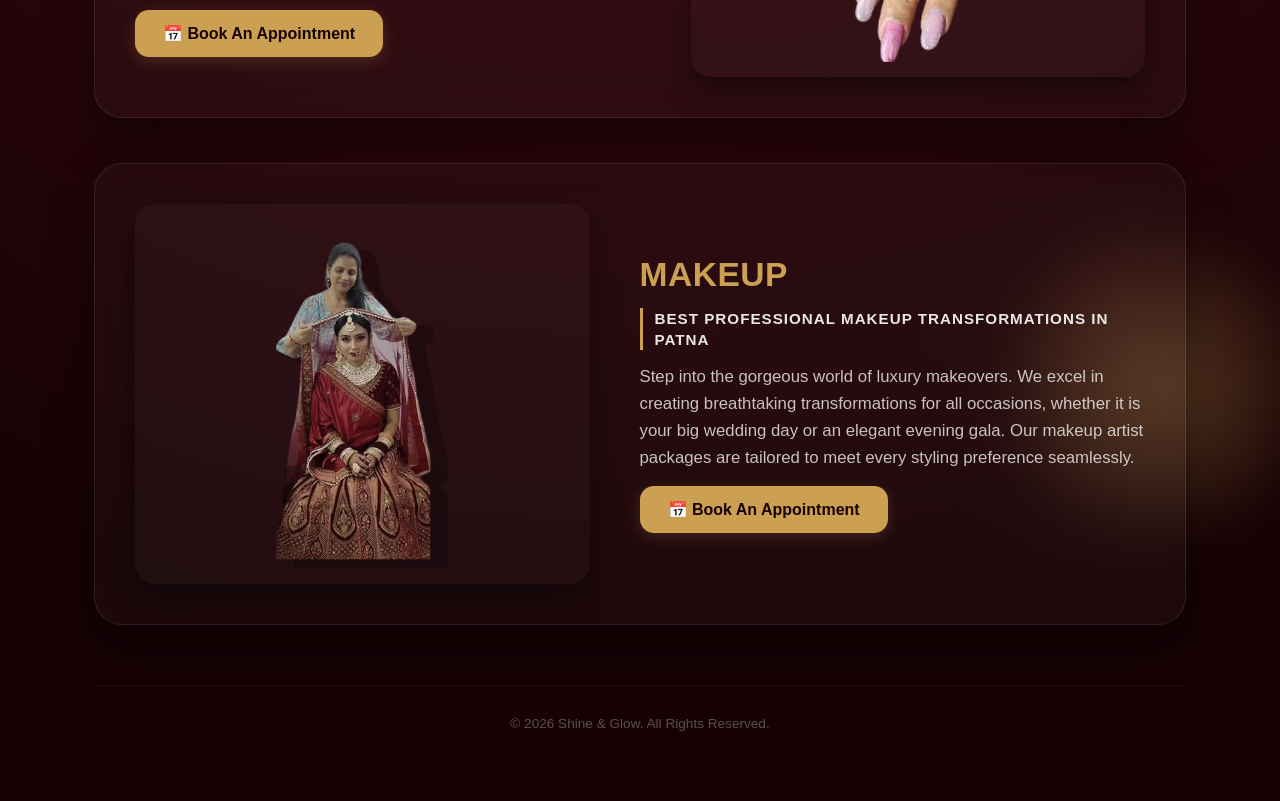
<file: services.html>
<!DOCTYPE html>
<html lang="en">
<head>
    <meta charset="UTF-8">
    <meta name="viewport" content="width=device-width, initial-scale=1.0">
    <title>Our Services | Shine & Glow Luxury Salon</title>
    <meta name="description" content="Explore luxury salon services at Shine & Glow, Patna. From premium skin care facials and advanced hair care to bridal makeup and spa manicures.">
    <link rel="icon" href="logo.png">
    <style>
        /* Base Reset & Luxury Font Setup */
        * {
            margin: 0;
            padding: 0;
            box-sizing: border-box;
            font-family: 'Segoe UI', Tahoma, Geneva, Verdana, sans-serif;
        }

        body {
            /* Implements the dark burgundy background aesthetic from image_781f5f.png */
            background-color: #160205;
            background-image: radial-gradient(circle at 50% 30%, #4a0a14 0%, #160205 85%);
            color: #ffffff;
            min-height: 100vh;
            position: relative;
            overflow-x: hidden;
            padding-bottom: 60px;
        }

        /* Abstract glowing golden bokeh vectors from image_781f5f.png */
        .bg-glow-circle {
            position: absolute;
            background: radial-gradient(circle, #cca052 0%, rgba(204,160,82,0) 70%);
            border-radius: 50%;
            pointer-events: none;
            z-index: 1;
            opacity: 0.35;
            filter: blur(20px);
        }
        .bg-ring {
            position: absolute;
            border: 10px solid #cca052;
            border-radius: 50%;
            pointer-events: none;
            z-index: 1;
            opacity: 0.25;
            filter: drop-shadow(0 4px 10px rgba(0,0,0,0.5));
        }

        /* Ambient Art Position Arrangements */
        .glow-1 { top: 5%; right: -100px; width: 400px; height: 400px; }
        .glow-2 { top: 40%; left: -150px; width: 500px; height: 500px; opacity: 0.25; }
        .glow-3 { bottom: 10%; right: -50px; width: 350px; height: 350px; }
        .ring-1 { top: 25%; right: 15%; width: 120px; height: 120px; }
        .ring-2 { bottom: 35%; left: 8%; width: 160px; height: 160px; }

        /* Master Structural Container */
        .container {
            max-width: 1140px;
            width: 100%;
            margin: 0 auto;
            padding: 0 24px;
            position: relative;
            z-index: 10;
        }

        /* Global Header Layout */
        header {
            display: flex;
            justify-content: space-between;
            align-items: center;
            padding: 25px 0 45px 0;
            width: 100%;
        }

        .logo-box {
            display: flex;
            align-items: center;
            gap: 12px;
            padding: 8px 18px 8px 12px;
            font-weight: 700;
            font-size: 1.15rem;
            background: rgba(255, 255, 255, 0.04);
            backdrop-filter: blur(12px);
            -webkit-backdrop-filter: blur(12px);
            border: 1px solid rgba(255, 255, 255, 0.1);
            border-radius: 14px;
            letter-spacing: 0.5px;
        }

        .logo-img {
            height: 32px;
            width: auto;
            display: block;
        }

        nav {
            background: rgba(255, 255, 255, 0.04);
            backdrop-filter: blur(12px);
            -webkit-backdrop-filter: blur(12px);
            border: 1px solid rgba(255, 255, 255, 0.1);
            padding: 6px 12px;
            border-radius: 30px;
        }

        nav a {
            color: #e0e0e0;
            text-decoration: none;
            padding: 8px 20px;
            display: inline-block;
            font-size: 0.95rem;
            transition: all 0.3s ease;
        }

        nav a.active, nav a:hover {
            background: rgba(255, 255, 255, 0.12);
            border-radius: 20px;
            color: #fff;
        }

        /* Top Page Headline Container */
        .page-title-section {
            text-align: center;
            margin-bottom: 50px;
        }

        .page-main-heading {
            font-size: 2.6rem;
            font-weight: 700;
            letter-spacing: 1px;
            color: #ffffff;
            display: inline-block;
            position: relative;
            padding-bottom: 12px;
        }

        /* Premium Alternating Service Layout Block with Soft Edges */
        .services-list-wrapper {
            display: flex;
            flex-direction: column;
            gap: 45px;
            margin-bottom: 60px;
        }

        /* Custom Glassmorphism Structure Panel */
        .service-row-card {
            background: rgba(255, 255, 255, 0.03);
            backdrop-filter: blur(20px);
            -webkit-backdrop-filter: blur(20px);
            border: 1px solid rgba(255, 255, 255, 0.09);
            border-radius: 28px; /* Smooth, soft-edge corners */
            padding: 40px;
            display: flex;
            align-items: center;
            gap: 50px;
            box-shadow: 0 20px 45px rgba(0, 0, 0, 0.4);
            transition: transform 0.4s ease, border-color 0.4s ease;
        }

        .service-row-card:hover {
            transform: translateY(-4px);
            border-color: rgba(204, 160, 82, 0.3);
        }

        /* Alternates layout rows as displayed natively in image_83da5c.png */
        .service-row-card:nth-child(even) {
            flex-direction: row-reverse;
        }

        /* Optimized Image Container to FIT content instead of cropping it */
        .service-image-holder {
            flex: 1.1;
            max-width: 45%;
            height: 380px;
            overflow: hidden;
            border-radius: 20px; /* Soft curved edges */
            box-shadow: 0 10px 30px rgba(0, 0, 0, 0.5);
            background: rgba(255, 255, 255, 0.02); /* Elegant backing overlay context */
            display: flex;
            align-items: center;
            justify-content: center;
            padding: 15px; /* Keeps image safely spaced from frame edge */
        }

        .service-image-holder img {
            max-width: 100%;
            max-height: 100%;
            object-fit: contain; /* Forces image to fit perfectly clear and un-cropped */
            transition: transform 0.5s ease;
        }

        .service-row-card:hover .service-image-holder img {
            transform: scale(1.03);
        }

        /* Typography & Service Content Layout Block */
        .service-text-holder {
            flex: 1.2;
            display: flex;
            flex-direction: column;
            align-items: flex-start;
            gap: 14px;
        }

        .service-category-title {
            font-size: 2.1rem;
            font-weight: 700;
            color: #cca052; /* Luxury gold matching style theme */
            letter-spacing: 0.5px;
            text-transform: uppercase;
        }

        .service-sub-tagline {
            font-size: 0.95rem;
            font-weight: 600;
            color: rgba(255, 255, 255, 0.9);
            text-transform: uppercase;
            letter-spacing: 1px;
            line-height: 1.4;
            border-left: 3px solid #cca052;
            padding-left: 12px;
        }

        .service-description-para {
            font-size: 1.05rem;
            color: rgba(255, 255, 255, 0.75);
            line-height: 1.6;
            font-weight: 400;
        }

        /* Styled Service Options List Structure */
        .service-features-list {
            list-style: none;
            display: grid;
            grid-template-columns: repeat(2, 1fr);
            gap: 10px 20px;
            width: 100%;
            margin: 6px 0 12px 0;
        }

        .service-features-list li {
            font-size: 1rem;
            color: rgba(255, 255, 255, 0.85);
            display: flex;
            align-items: center;
            gap: 10px;
        }

        /* Premium Customized Check Icon Bullets matching image_83da5c.png color accents */
        .service-features-list li::before {
            content: "✓";
            color: #cca052;
            font-weight: 900;
            font-size: 1.1rem;
        }

        /* Soft-Edged Action Conversion Route Trigger Button */
        .appointment-action-btn {
            background-color: #cca052;
            color: #160205;
            font-size: 1rem;
            font-weight: 700;
            border: none;
            padding: 14px 28px;
            border-radius: 14px; /* Perfectly softened edges */
            cursor: pointer;
            display: inline-flex;
            align-items: center;
            gap: 8px;
            box-shadow: 0 4px 15px rgba(204, 160, 82, 0.2);
            transition: all 0.3s ease;
            text-decoration: none;
        }

        .appointment-action-btn:hover {
            background-color: #e5b867;
            transform: translateY(-2px);
            box-shadow: 0 6px 22px rgba(204, 160, 82, 0.4);
        }

        .appointment-action-btn:active {
            transform: scale(0.98);
        }

        /* Layout Footer component */
        footer {
            text-align: center;
            padding: 30px 0 10px 0;
            font-size: 0.85rem;
            color: rgba(255, 255, 255, 0.3);
            border-top: 1px solid rgba(255, 255, 255, 0.05);
            margin-top: 40px;
        }

        /* Smooth Adaptive Layout Responsiveness */
        @media (max-width: 900px) {
            .service-row-card, .service-row-card:nth-child(even) {
                flex-direction: column;
                padding: 30px;
                gap: 30px;
            }
            .service-image-holder {
                max-width: 100%;
                width: 100%;
                height: 320px;
            }
            .service-features-list {
                grid-template-columns: 1fr;
            }
            .page-main-heading {
                font-size: 2.1rem;
            }
        }
    </style>
</head>
<body>

    <!-- Art Layer Background Elements mapped from image_781f5f.png -->
    <div class="bg-glow-circle glow-1"></div>
    <div class="bg-glow-circle glow-2"></div>
    <div class="bg-glow-circle glow-3"></div>
    <div class="bg-ring ring-1"></div>
    <div class="bg-ring ring-2"></div>

    <div class="container">
        <!-- Structural Header -->
        <header>
            <div class="logo-box">
                <img class="logo-img" src="logo.png" alt="S&G Logo">
                <span>Shine & Glow</span>
            </div>
            <nav>
                <a href="index.html">Home</a>
                <a href="team.html">Our Team</a>
                <a href="#" class="active">Services</a>
                <a href="contact.html">Contact</a>
            </nav>
        </header>

        <!-- Dynamic Main Workspace Grid -->
        <main>
            <div class="page-title-section">
                <h1 class="page-main-heading">Our Premium Services</h1>
            </div>

            <div class="services-list-wrapper">

                <!-- ROW 1: SKIN CARE -->
                <section class="service-row-card">
                    <div class="service-text-holder">
                        <h2 class="service-category-title">Skin Care</h2>
                        <h3 class="service-sub-tagline">Experience the best facial services in Patna for glowing skin</h3>
                        <p class="service-description-para">
                            A facial specialist, also recognized as a skincare expert, is highly skilled in cleansing, nourishing, and enhancing facial features and the body to improve an individual's appearance. Indulge in premier options curated precisely to rejuvenate your cells, flush impurities, and restore your skin's youthful vibrancy.
                        </p>
                        <a href="index.html?service=facial#booking" class="appointment-action-btn">
                            📅 Book An Appointment
                        </a>
                    </div>
                    <div class="service-image-holder">
                        <img src="unnamed-removebg-preview 3.png" alt="Premium Skin Care Facial Treatments at Shine and Glow Patna">
                    </div>
                </section>

                <!-- ROW 2: HAIR CARE (Alternating Layout) -->
                <section class="service-row-card">
                    <div class="service-text-holder">
                        <h2 class="service-category-title">Hair Care</h2>
                        <h3 class="service-sub-tagline">Premium cut, color, spa, and texturing treatments</h3>
                        <p class="service-description-para">
                            Exceptional hair is not a coincidence, it is a result of a well-planned appointment. Our professional hair stylists are dedicated to providing you with the perfect cut, style, and intensive therapy treatments to let your hair speak for itself.
                        </p>
                        <ul class="service-features-list">
                            <li>Wash, Cutting & Styling</li>
                            <li>Hair Spa & Massages</li>
                            <li>Hair Chemical Work</li>
                            <li>Deep Root Treatment</li>
                            <li>Hair Texturing & Smooth</li>
                            <li>Premium Fashion Color</li>
                        </ul>
                        <a href="index.html?service=hair#booking" class="appointment-action-btn">
                            📅 Book An Appointment
                        </a>
                    </div>
                    <div class="service-image-holder">
                        <img src="hair.png" alt="Professional Hair Styling and Texturing Services in Patna">
                    </div>
                </section>

                <!-- ROW 3: MANICURE & PEDICURE -->
                <section class="service-row-card">
                    <div class="service-text-holder">
                        <h2 class="service-category-title">Manicure & Pedicure</h2>
                        <h3 class="service-sub-tagline">Premium hands & foot luxury care therapy</h3>
                        <p class="service-description-para">
                            Indulge in the best luxury mani-pedi services where professional nail and foot treatments ensure soft, smooth skin and beautifully groomed nails. Pamper your hands and feet with our premium hydrating spas and mask treatments.
                        </p>
                        <ul class="service-features-list">
                            <li>Express Services (Pedi/Mani)</li>
                            <li>Heavenly Relaxing Spa</li>
                            <li>Exclusive Bomb Pedicure</li>
                            <li>Luxury Skin Exfoliation</li>
                        </ul>
                        <a href="index.html?service=manicure#booking" class="appointment-action-btn">
                            📅 Book An Appointment
                        </a>
                    </div>
                    <div class="service-image-holder">
                        <img src="manicure.png" alt="Luxury Manicure and Pedicure Spa Lounge at Shine and Glow">
                    </div>
                </section>

                <!-- ROW 4: MAKEUP (Alternating Layout) -->
                <section class="service-row-card">
                    <div class="service-text-holder">
                        <h2 class="service-category-title">Makeup</h2>
                        <h3 class="service-sub-tagline">Best professional makeup transformations in Patna</h3>
                        <p class="service-description-para">
                            Step into the gorgeous world of luxury makeovers. We excel in creating breathtaking transformations for all occasions, whether it is your big wedding day or an elegant evening gala. Our makeup artist packages are tailored to meet every styling preference seamlessly.
                        </p>
                        <a href="index.html?service=massage#booking" class="appointment-action-btn">
                            📅 Book An Appointment
                        </a>
                    </div>
                    <div class="service-image-holder">
                        <img src="archana.png" alt="Luxury Bridal Makeover and Party Makeup Artist in Patna">
                    </div>
                </section>

            </div>
        </main>

        <!-- Static Footer Structure -->
        <footer>
            <div class="copyright">
                &copy; 2026 Shine & Glow. All Rights Reserved.
            </div>
        </footer>
    </div>

</body>
</html>
</file>
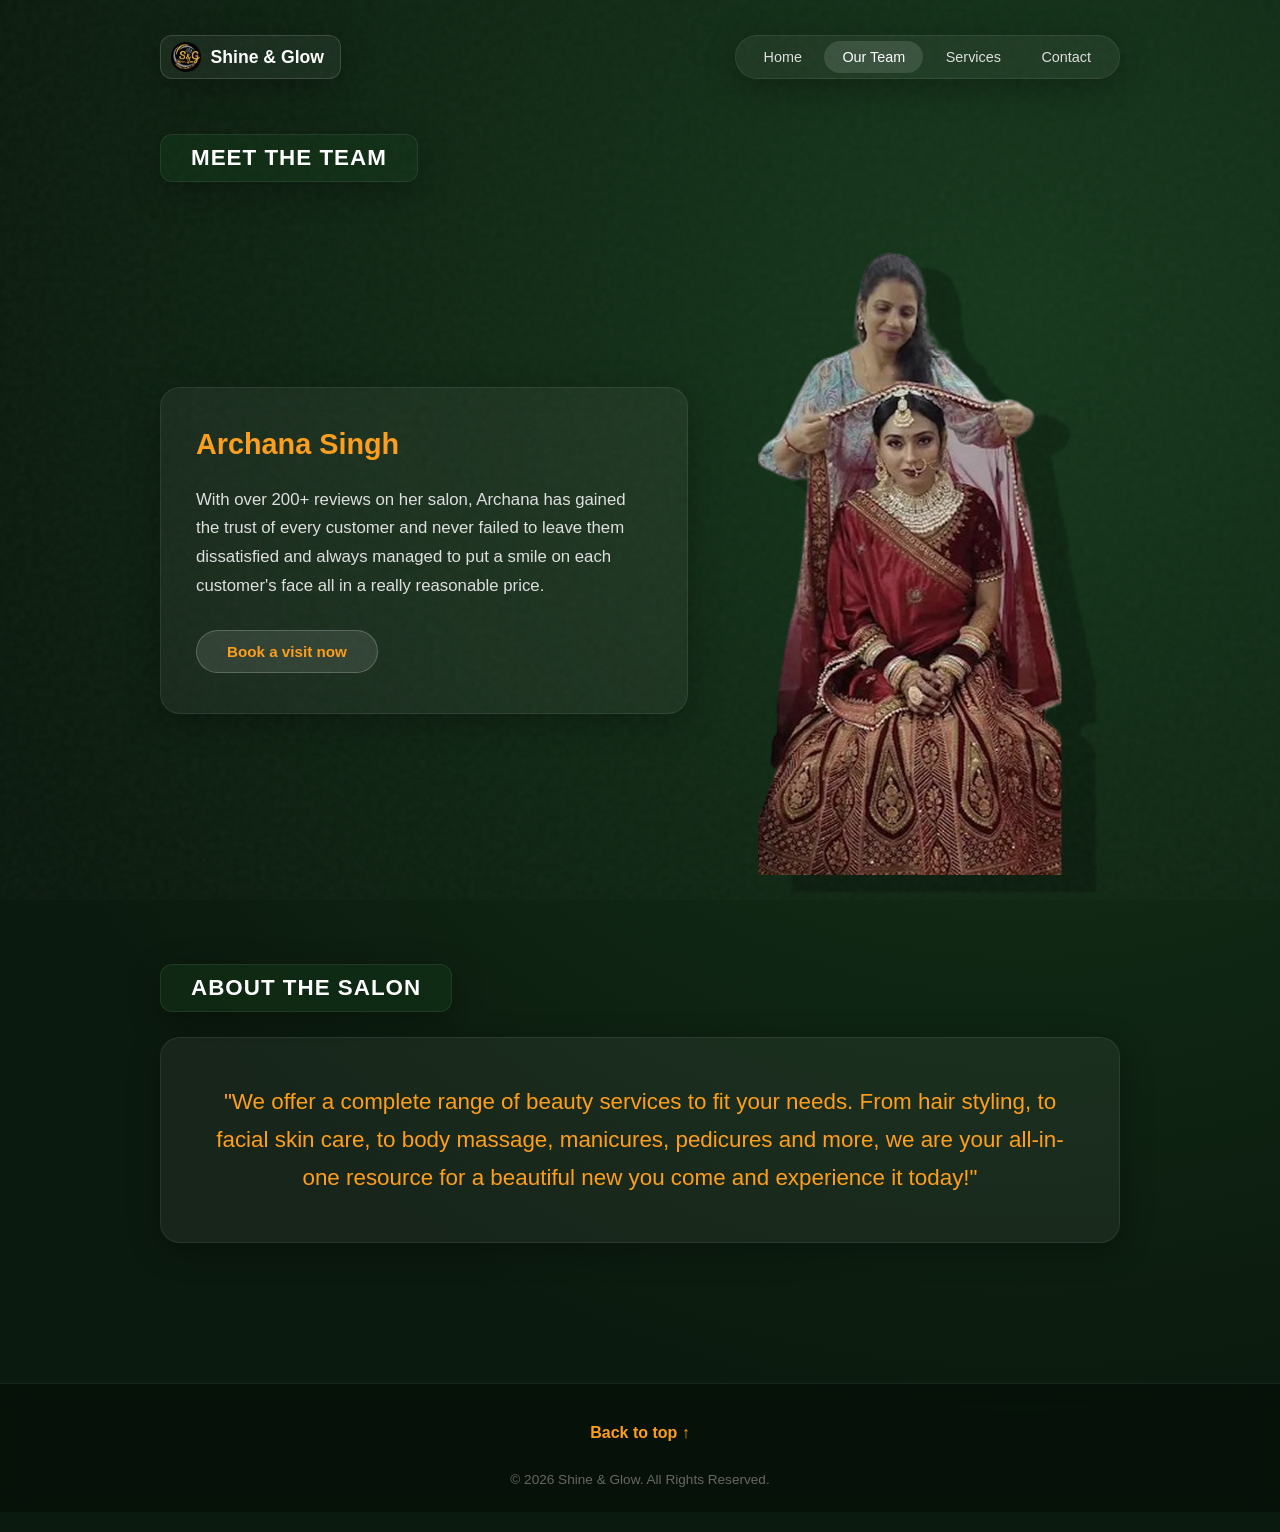
<file: team.html>
<!DOCTYPE html>
<html lang="en">
    <link rel="icon" href="logo.png">
<head>
    <meta charset="UTF-8">
    <meta name="viewport" content="width=device-width, initial-scale=1.0">
    <title>Shine & Glow - Our Team</title>
    <style>
        /* Base Reset & Variables */
        * {
            margin: 0;
            padding: 0;
            box-sizing: border-box;
            font-family: 'Segoe UI', Tahoma, Geneva, Verdana, sans-serif;
        }

        html {
            scroll-behavior: smooth;
        }

        body {
            background-color: #0b1a0e;
            background-image: radial-gradient(circle at 80% 20%, #16381c 0%, #0b1a0e 70%);
            color: #ffffff;
            position: relative;
            min-height: 100vh;
            padding-bottom: 20px;
            overflow-x: hidden;
        }

        /* Pure CSS Noise Overlay */
        body::before {
            content: "";
            position: fixed;
            top: 0; left: 0; width: 100%; height: 100%;
            opacity: 0.04;
            pointer-events: none;
            z-index: 9999;
            background-image: url("data:image/svg+xml,%3Csvg viewBox='0 0 200 200' xmlns='http://www.w3.org/2000/svg'%3E%3Cfilter id='noiseFilter'%3E%3CfeTurbulence type='fractalNoise' baseFrequency='0.65' numOctaves='3' stitchTiles='stitch'/%3E%3C/filter%3E%3Crect width='100%25' height='100%25' filter='url(%23noiseFilter)'/%3E%3C/svg%3E");
        }

        /* Animations */
        @keyframes fadeInUp {
            from {
                opacity: 0;
                transform: translateY(40px);
            }
            to {
                opacity: 1;
                transform: translateY(0);
            }
        }

        @keyframes fadeIn {
            from { opacity: 0; }
            to { opacity: 1; }
        }

        @keyframes float {
            0% { transform: translateY(0px); }
            50% { transform: translateY(-10px); }
            100% { transform: translateY(0px); }
        }

        /* Reusable Glassmorphism Class */
        .glass-panel {
            background: rgba(255, 255, 255, 0.05);
            backdrop-filter: blur(12px);
            -webkit-backdrop-filter: blur(12px);
            border: 1px solid rgba(255, 255, 255, 0.08);
            border-radius: 20px;
            box-shadow: 0 8px 32px 0 rgba(0, 0, 0, 0.3);
        }

        /* Layout Container */
        .container {
            max-width: 1000px;
            margin: 0 auto;
            padding: 20px;
        }

        /* Header / Navbar */
        header {
            display: flex;
            justify-content: space-between;
            align-items: center;
            padding: 15px 0;
            animation: fadeIn 1s ease-out;
        }

        .logo-box {
            display: flex;
            align-items: center;
            gap: 10px;
            padding: 6px 16px 6px 10px;
            font-weight: bold;
            font-size: 1.1rem;
            border: 1px solid rgba(255,255,255,0.15);
            border-radius: 12px;
        }

        .logo-img {
            height: 30px;
            width: auto;
            object-fit: contain;
            display: block;
        }

        nav.glass-panel {
            padding: 5px 10px;
            border-radius: 30px;
        }

        nav a {
            color: #e0e0e0;
            text-decoration: none;
            padding: 8px 18px;
            display: inline-block;
            font-size: 0.9rem;
            transition: 0.3s;
        }

        nav a.active, nav a:hover {
            background: rgba(255, 255, 255, 0.12);
            border-radius: 20px;
            color: #fff;
        }

        /* Section Dividers / Capsule Headers */
        .section-title-bar {
            background: rgba(18, 54, 25, 0.5);
            border: 1px solid rgba(255,255,255,0.08);
            display: inline-block;
            padding: 10px 30px;
            font-family: 'Segoe UI', sans-serif;
            font-weight: bold;
            font-size: 1.4rem;
            letter-spacing: 1px;
            margin: 40px 0 25px 0;
            text-transform: uppercase;
            border-radius: 12px;
        }

        /* Meet the Team Grid layout */
        .team-section {
            display: flex;
            align-items: center;
            justify-content: space-between;
            gap: 40px;
            margin-bottom: 40px;
        }

        .team-content-card {
            width: 55%;
            padding: 40px 35px;
            opacity: 0;
            animation: fadeInUp 0.8s ease-out 0.2s forwards;
        }

        .team-name {
            color: #ff9e1b;
            font-size: 1.8rem;
            font-weight: bold;
            margin-bottom: 25px;
        }

        .team-bio {
            color: #e0e0e0;
            font-size: 1.05rem;
            line-height: 1.7;
            margin-bottom: 30px;
        }

        /* Updated Button Styles to support <a> Tag Anchor link */
        .btn-visit {
            display: inline-block;
            text-decoration: none;
            background: rgba(255, 255, 255, 0.1);
            border: 1px solid rgba(255, 255, 255, 0.2);
            color: #ff9e1b;
            padding: 12px 30px;
            border-radius: 30px;
            font-weight: bold;
            font-size: 0.95rem;
            cursor: pointer;
            transition: all 0.3s ease;
        }

        .btn-visit:hover {
            background: #ff9e1b;
            color: #fff;
            transform: translateY(-2px);
        }

        .btn-visit:active {
            transform: scale(0.95);
        }

        .team-image-container {
            width: 40%;
            display: flex;
            justify-content: center;
            opacity: 0;
            animation: fadeInUp 1s ease-out forwards;
        }

        .team-img {
            width: 100%;
            max-width: 340px;
            height: auto;
            object-fit: contain;
            animation: float 5s ease-in-out infinite;
        }

        /* About Salon Section */
        .about-section {
            margin-top: 50px;
            opacity: 0;
            animation: fadeInUp 0.8s ease-out 0.5s forwards;
        }

        .about-card {
            padding: 45px;
            text-align: center;
            margin-bottom: 40px;
        }

        .about-text {
            color: #ff9e1b;
            font-size: 1.4rem;
            line-height: 1.7;
            font-weight: 500;
            font-style: normal;
        }

        /* Footer Styles */
        footer {
            margin-top: 80px;
            border-top: 1px solid rgba(255, 255, 255, 0.08);
            background: rgba(7, 18, 9, 0.85);
            backdrop-filter: blur(10px);
            padding: 40px 20px 25px 20px;
            text-align: center;
            animation: fadeIn 1s ease-out 0.8s both;
        }

        .back-to-top {
            color: #ff9e1b;
            text-decoration: none;
            display: inline-flex;
            align-items: center;
            gap: 5px;
            font-weight: 600;
            margin-bottom: 25px;
            transition: 0.3s;
        }

        .back-to-top:hover {
            color: #fff;
            transform: translateY(-3px);
        }

        .copyright {
            font-size: 0.85rem;
            color: #666;
            padding-top: 5px;
        }

        /* Responsive UI Breakpoints */
        @media (max-width: 768px) {
            .team-section {
                flex-direction: column-reverse;
                gap: 30px;
            }
            .team-content-card, .team-image-container {
                width: 100%;
            }
            .about-card {
                padding: 25px;
            }
            .about-text {
                font-size: 1.15rem;
            }
        }
    </style>
</head>
<body>

    <div class="container" id="top">
        <header>
            <div class="logo-box glass-panel">
                <img class="logo-img" src="logo.png" alt="S&G Logo">
                <span>Shine & Glow</span>
            </div>
            <nav class="glass-panel">
                <a href="index.html">Home</a>
                <a href="#" class="active">Our Team</a>
                <a href="services.html">Services</a>
                <a href="contact.html">Contact</a>
            </nav>
        </header>

        <section>
            <div class="section-title-bar glass-panel">
                Meet the Team
            </div>
            
            <div class="team-section">
                <div class="team-content-card glass-panel">
                    <div class="team-name">Archana Singh</div>
                    <p class="team-bio">
                        With over 200+ reviews on her salon, Archana has gained the trust of every customer and never failed to leave them dissatisfied and always managed to put a smile on each customer's face all in a really reasonable price.
                    </p>
                    <a href="index.html#booking-section" class="btn-visit">Book a visit now</a>
                </div>

                <div class="team-image-container">
                    <img class="team-img" src="archana.png" alt="Archana Singh Stylist Showcase">
                </div>
            </div>
        </section>

        <section class="about-section">
            <div class="section-title-bar glass-panel" style="margin-top: 20px;">
                About the Salon
            </div>

            <div class="about-card glass-panel">
                <p class="about-text">
                    "We offer a complete range of beauty services to fit your needs. From hair styling, to facial skin care, to body massage, manicures, pedicures and more, we are your all-in-one resource for a beautiful new you come and experience it today!"
                </p>
            </div>
        </section>
    </div>

    <footer>
        <a href="#top" class="back-to-top">Back to top ↑</a>
        <div class="copyright">
            &copy; 2026 Shine & Glow. All Rights Reserved.
        </div>
    </footer>

</body>
</html>
</file>
